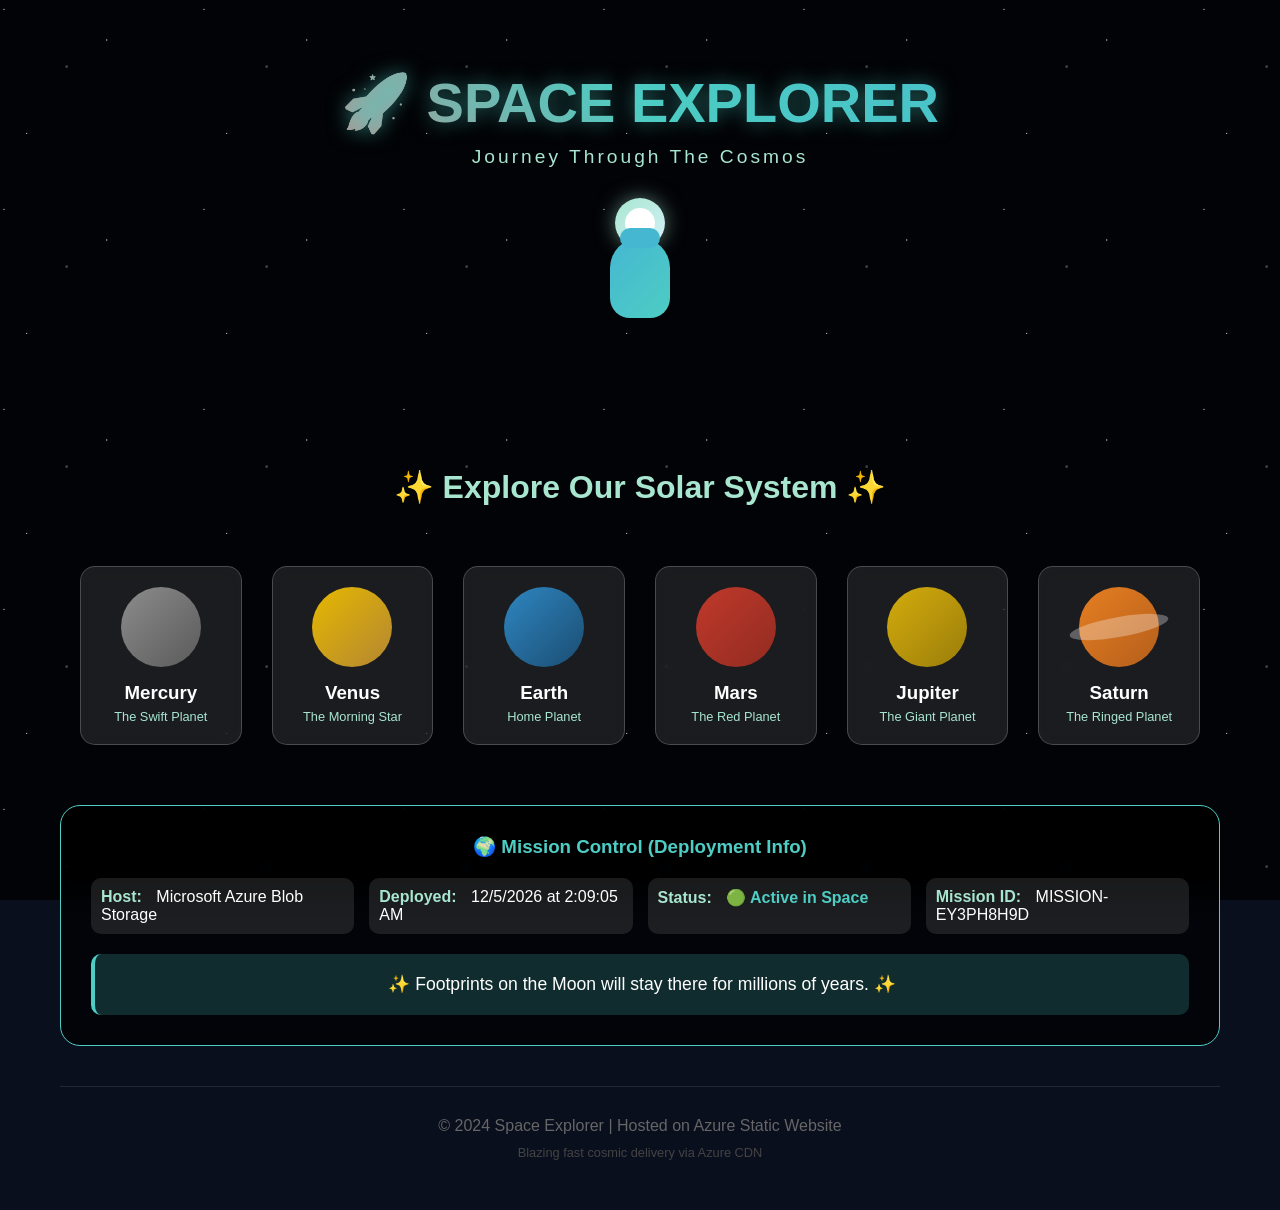
<file: index.html>
<!DOCTYPE html>
<html lang="en">
<head>
    <meta charset="UTF-8">
    <meta name="viewport" content="width=device-width, initial-scale=1.0">
    <title>Space Explorer | Azure Static Site</title>
    <link rel="stylesheet" href="style.css">
</head>
<body>
    <!-- Stars background effect -->
    <div class="stars"></div>
    <div class="twinkling"></div>
    
    <div class="container">
        <!-- Header with astronaut animation -->
        <header>
            <h1 class="glow">🚀 SPACE EXPLORER</h1>
            <p class="subtitle">Journey Through The Cosmos</p>
            <div class="astronaut">
                <div class="helmet"></div>
                <div class="suit"></div>
            </div>
        </header>

        <!-- Main content with planet cards -->
        <main>
            <h2>✨ Explore Our Solar System ✨</h2>
            
            <div class="planet-grid">
                <div class="planet-card" onclick="explorePlanet('mercury')">
                    <div class="planet mercury"></div>
                    <h3>Mercury</h3>
                    <p>The Swift Planet</p>
                </div>
                
                <div class="planet-card" onclick="explorePlanet('venus')">
                    <div class="planet venus"></div>
                    <h3>Venus</h3>
                    <p>The Morning Star</p>
                </div>
                
                <div class="planet-card" onclick="explorePlanet('earth')">
                    <div class="planet earth"></div>
                    <h3>Earth</h3>
                    <p>Home Planet</p>
                </div>
                
                <div class="planet-card" onclick="explorePlanet('mars')">
                    <div class="planet mars"></div>
                    <h3>Mars</h3>
                    <p>The Red Planet</p>
                </div>
                
                <div class="planet-card" onclick="explorePlanet('jupiter')">
                    <div class="planet jupiter"></div>
                    <h3>Jupiter</h3>
                    <p>The Giant Planet</p>
                </div>
                
                <div class="planet-card" onclick="explorePlanet('saturn')">
                    <div class="planet saturn"></div>
                    <h3>Saturn</h3>
                    <p>The Ringed Planet</p>
                </div>
            </div>

            <!-- Deployment information panel -->
            <div class="info-panel">
                <h3>🌍 Mission Control (Deployment Info)</h3>
                <div class="mission-data">
                    <p><span class="label">Host:</span> Microsoft Azure Blob Storage</p>
                    <p><span class="label">Deployed:</span> <span id="deployment-date">Loading...</span></p>
                    <p><span class="label">Status:</span> <span class="status-active">🟢 Active in Space</span></p>
                    <p><span class="label">Mission ID:</span> <span id="mission-id"></span></p>
                </div>
                <div class="space-fact" id="space-fact">
                    Click any planet to learn a space fact!
                </div>
            </div>
        </main>

        <!-- Footer -->
        <footer>
            <p>© 2024 Space Explorer | Hosted on Azure Static Website</p>
            <p class="small">Blazing fast cosmic delivery via Azure CDN</p>
        </footer>
    </div>

    <script src="script.js"></script>
</body>
</html>
</file>
<file: style.css>
/* Space Theme Styles */
* {
    margin: 0;
    padding: 0;
    box-sizing: border-box;
}

body {
    font-family: 'Segoe UI', Tahoma, Geneva, Verdana, sans-serif;
    background: #0a0f1e;
    color: white;
    min-height: 100vh;
    overflow-x: hidden;
    position: relative;
}

/* Star Field Animation */
.stars, .twinkling {
    position: fixed;
    top: 0;
    left: 0;
    width: 100%;
    height: 100%;
    z-index: -1;
}

.stars {
    background: #000 url('[data-uri]');
    background-size: 200px 200px;
    animation: stars 200s linear infinite;
    opacity: 0.8;
}

.twinkling {
    background: transparent url('[data-uri]');
    background-size: 200px 200px;
    animation: twinkling 4s ease-in-out infinite;
    opacity: 0.5;
}

@keyframes stars {
    from { transform: translateY(0px); }
    to { transform: translateY(-2000px); }
}

@keyframes twinkling {
    0% { opacity: 0.2; }
    50% { opacity: 0.8; }
    100% { opacity: 0.2; }
}

/* Main Container */
.container {
    max-width: 1200px;
    margin: 0 auto;
    padding: 20px;
    position: relative;
    z-index: 1;
}

/* Header Styles */
header {
    text-align: center;
    padding: 50px 20px;
    position: relative;
}

h1 {
    font-size: 3.5em;
    background: linear-gradient(45deg, #ff6b6b, #4ecdc4, #45b7d1);
    -webkit-background-clip: text;
    background-clip: text;
    -webkit-text-fill-color: transparent;
    color: transparent;
    text-shadow: 0 0 20px rgba(78, 205, 196, 0.5);
    margin-bottom: 10px;
    animation: glow 3s ease-in-out infinite;
}

@keyframes glow {
    0%, 100% { filter: brightness(1); }
    50% { filter: brightness(1.2); }
}

.subtitle {
    font-size: 1.2em;
    color: #a8e6cf;
    letter-spacing: 3px;
}

/* Astronaut Animation */
.astronaut {
    width: 100px;
    height: 150px;
    margin: 30px auto;
    position: relative;
    animation: float 6s ease-in-out infinite;
}

@keyframes float {
    0%, 100% { transform: translateY(0px); }
    50% { transform: translateY(-20px); }
}

.helmet {
    width: 50px;
    height: 50px;
    background: linear-gradient(135deg, #a8e6cf, #d4f1f9);
    border-radius: 50%;
    margin: 0 auto;
    position: relative;
    box-shadow: 0 0 20px rgba(168, 230, 207, 0.5);
}

.helmet::before {
    content: "";
    position: absolute;
    width: 30px;
    height: 30px;
    background: #fff;
    border-radius: 50%;
    top: 10px;
    left: 10px;
}

.suit {
    width: 60px;
    height: 80px;
    background: linear-gradient(135deg, #45b7d1, #4ecdc4);
    margin: 0 auto;
    border-radius: 30px 30px 20px 20px;
    position: relative;
    top: -10px;
}

.suit::before {
    content: "";
    position: absolute;
    width: 40px;
    height: 20px;
    background: #45b7d1;
    left: 10px;
    top: -10px;
    border-radius: 10px;
}

/* Planet Grid */
h2 {
    text-align: center;
    margin: 40px 0;
    color: #a8e6cf;
    font-size: 2em;
}

.planet-grid {
    display: grid;
    grid-template-columns: repeat(auto-fit, minmax(150px, 1fr));
    gap: 30px;
    padding: 20px;
}

.planet-card {
    background: rgba(255, 255, 255, 0.1);
    -webkit-backdrop-filter: blur(10px);
    backdrop-filter: blur(10px);
    border-radius: 15px;
    padding: 20px;
    text-align: center;
    cursor: pointer;
    transition: all 0.3s ease;
    border: 1px solid rgba(255, 255, 255, 0.2);
}

.planet-card:hover {
    transform: scale(1.1);
    background: rgba(255, 255, 255, 0.2);
    box-shadow: 0 0 30px rgba(78, 205, 196, 0.5);
}

.planet {
    width: 80px;
    height: 80px;
    border-radius: 50%;
    margin: 0 auto 15px;
    transition: all 0.3s ease;
}

/* Planet Colors */
.mercury { background: linear-gradient(135deg, #8c8c8c, #5a5a5a); }
.venus { background: linear-gradient(135deg, #e6b800, #b38633); }
.earth { background: linear-gradient(135deg, #2e86c1, #1b4d72); }
.mars { background: linear-gradient(135deg, #c0392b, #922b21); }
.jupiter { background: linear-gradient(135deg, #d4ac0d, #9a7d0a); }
.saturn { 
    background: linear-gradient(135deg, #e67e22, #b45f1b);
    position: relative;
}

.saturn::after {
    content: "";
    position: absolute;
    width: 100px;
    height: 20px;
    background: rgba(255, 255, 255, 0.3);
    border-radius: 50%;
    left: -10px;
    top: 30px;
    transform: rotate(-10deg);
}

.planet-card h3 {
    color: #fff;
    margin: 10px 0 5px;
}

.planet-card p {
    color: #a8e6cf;
    font-size: 0.8em;
}

/* Info Panel */
.info-panel {
    background: rgba(0, 0, 0, 0.7);
    -webkit-backdrop-filter: blur(10px);
    backdrop-filter: blur(10px);
    border-radius: 20px;
    padding: 30px;
    margin: 40px 0;
    border: 1px solid #4ecdc4;
}

.info-panel h3 {
    color: #4ecdc4;
    margin-bottom: 20px;
    text-align: center;
}

.mission-data {
    display: grid;
    grid-template-columns: repeat(auto-fit, minmax(200px, 1fr));
    gap: 15px;
    margin-bottom: 20px;
}

.mission-data p {
    background: rgba(255, 255, 255, 0.1);
    padding: 10px;
    border-radius: 10px;
}

.label {
    color: #a8e6cf;
    font-weight: bold;
    margin-right: 10px;
}

.status-active {
    color: #4ecdc4;
    font-weight: bold;
}

.space-fact {
    background: rgba(78, 205, 196, 0.2);
    padding: 20px;
    border-radius: 10px;
    text-align: center;
    font-size: 1.1em;
    border-left: 4px solid #4ecdc4;
}

/* Footer */
footer {
    text-align: center;
    padding: 30px;
    color: #666;
    border-top: 1px solid rgba(255, 255, 255, 0.1);
}

.small {
    font-size: 0.8em;
    margin-top: 10px;
    color: #444;
}

/* Responsive Design */
@media (max-width: 768px) {
    h1 {
        font-size: 2.5em;
    }
    
    .planet-grid {
        grid-template-columns: repeat(2, 1fr);
    }
    
    .mission-data {
        grid-template-columns: 1fr;
    }
}

/* Custom Scrollbar */
::-webkit-scrollbar {
    width: 10px;
}

::-webkit-scrollbar-track {
    background: #0a0f1e;
}

::-webkit-scrollbar-thumb {
    background: #4ecdc4;
    border-radius: 5px;
}

::-webkit-scrollbar-thumb:hover {
    background: #45b7d1;
}
</file>
